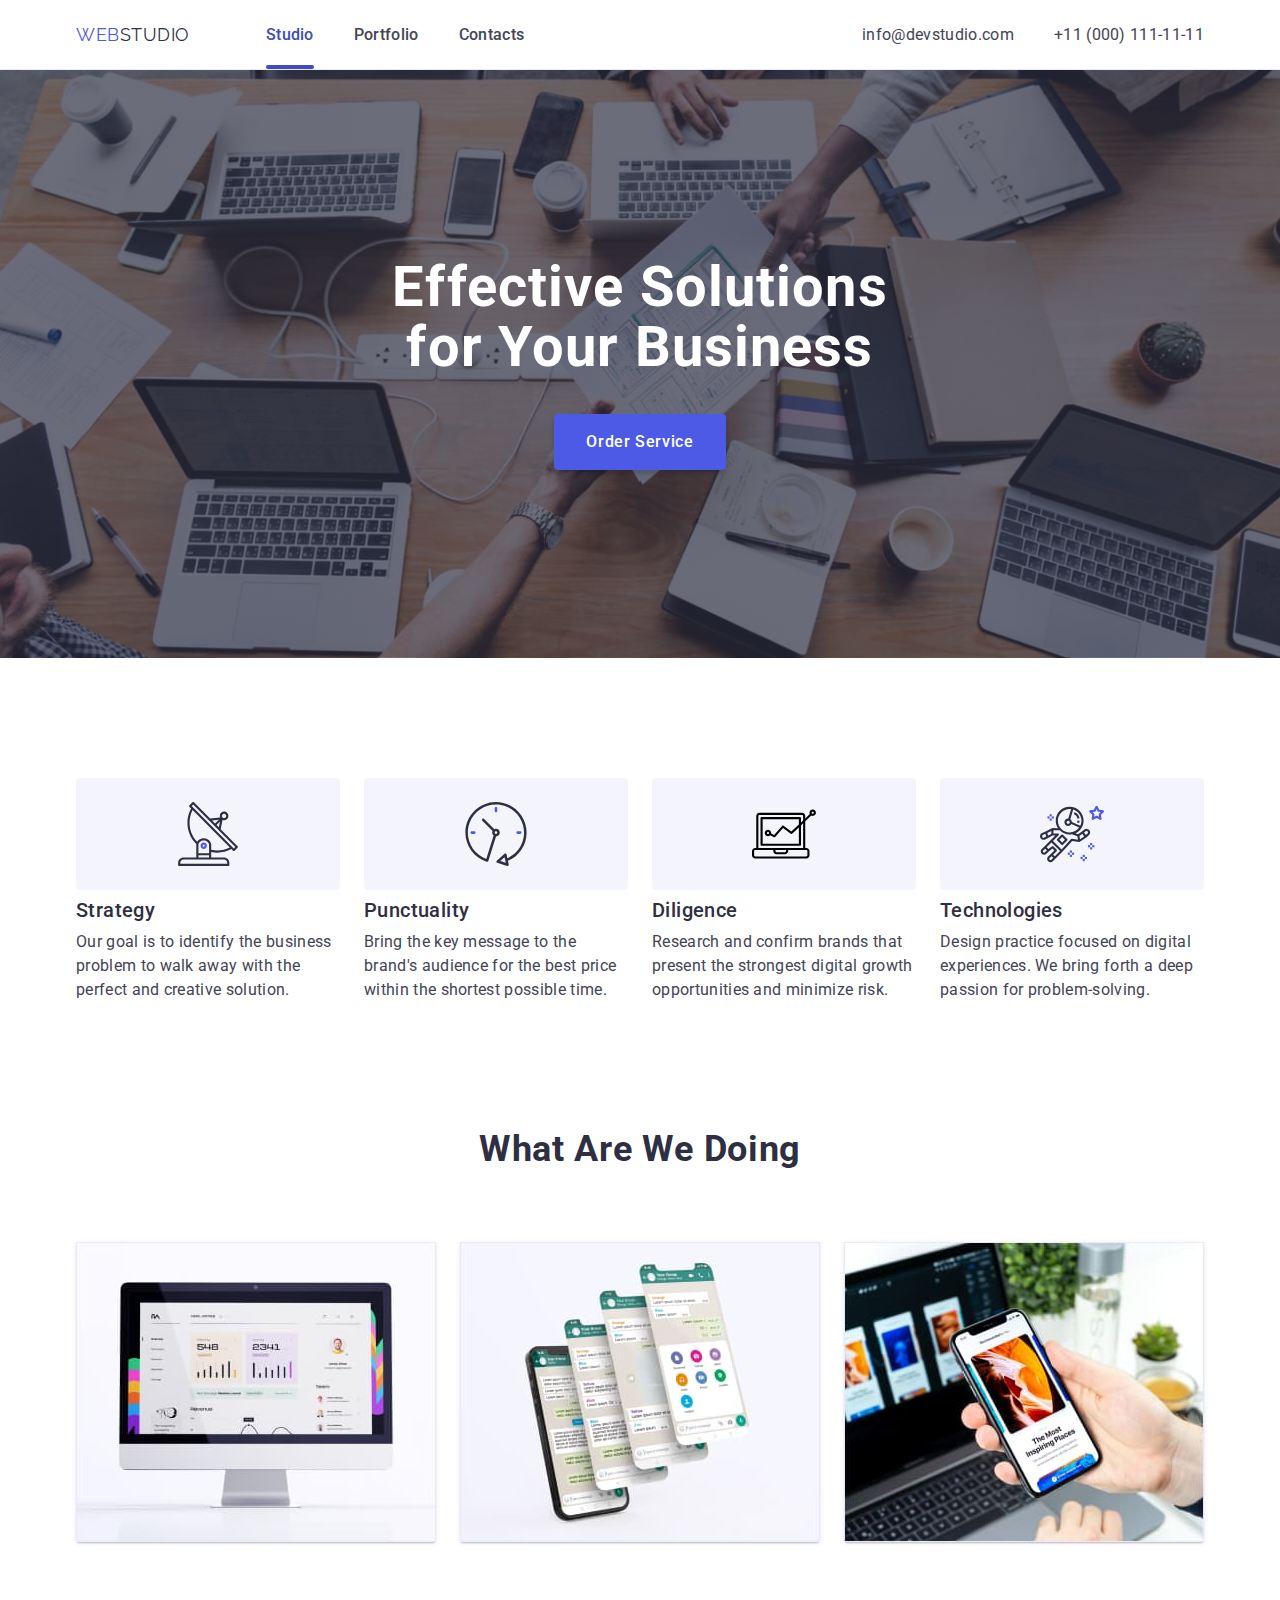
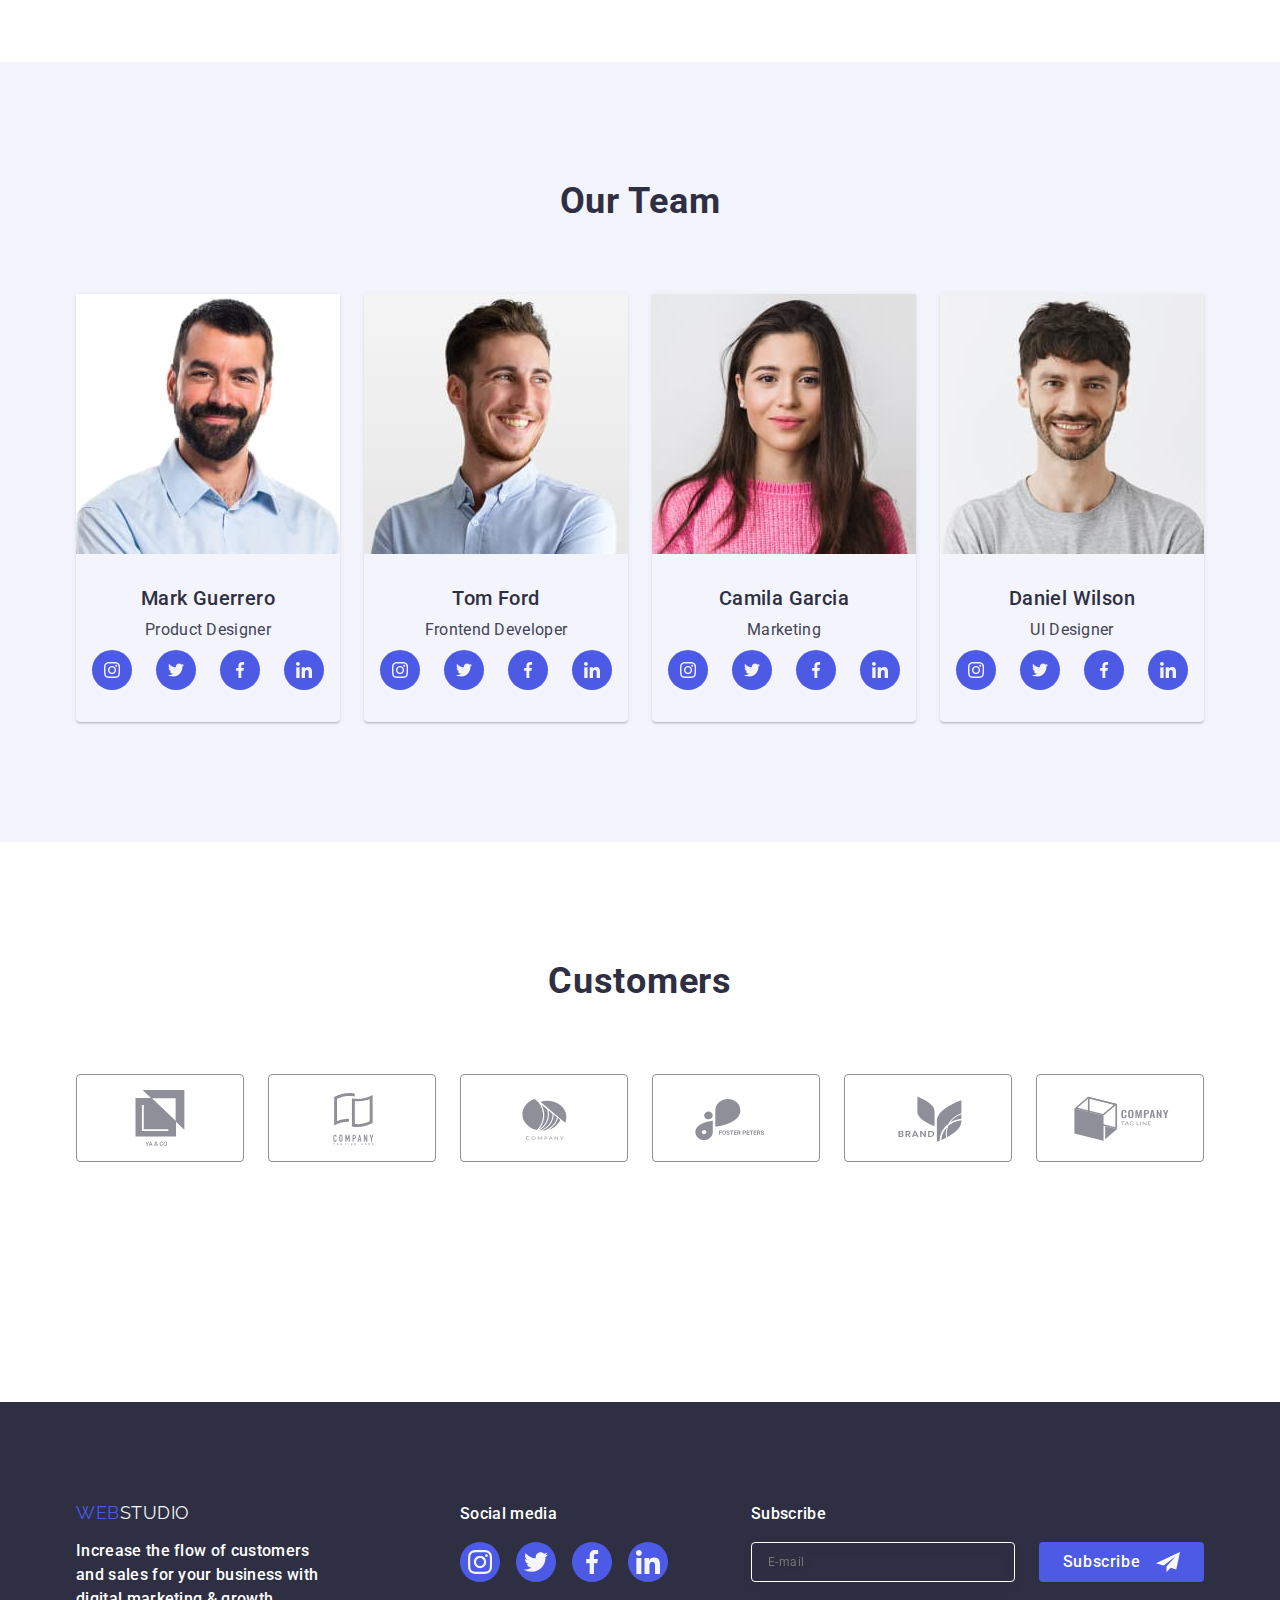
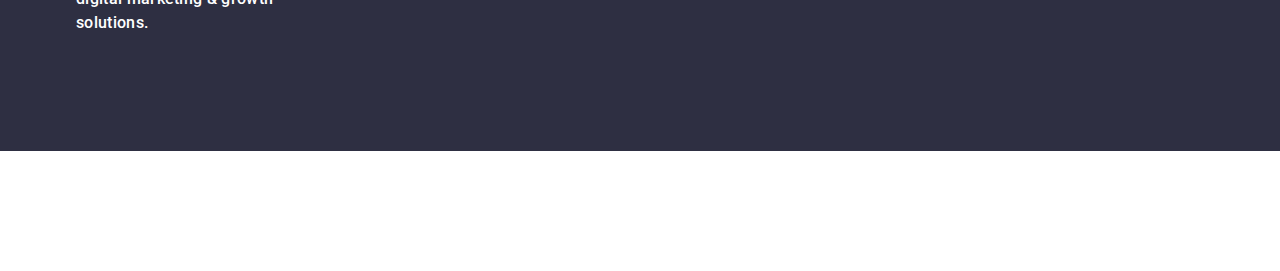
<file: index.html>
<!DOCTYPE html>
<html lang="en">

<head>
    <meta charset="UTF-8">
    <meta name="viewport" content="width=device-width, initial-scale=1.0">
    <link rel="preconnect" href="https://fonts.googleapis.com">
    <link rel="preconnect" href="https://fonts.gstatic.com" crossorigin>
    <link
        href="https://fonts.googleapis.com/css2?family=Raleway:wght@800&family=Roboto:wght@400;500;700;900&display=swap"
        rel="stylesheet">
    <link rel="stylesheet"
        href="https://cdnjs.cloudflare.com/ajax/libs/modern-normalize/2.0.0/modern-normalize.min.css">
    <link rel="stylesheet" href="./css/styles.css">
    <title>Homework4</title>
</head>

<body>
    <!-- Top line -->
    <header class="page-header">
        <div class="header-container container">
            <nav class="nav">
                <a class="logo logo-pad link" href="./index.html">Web<span class="logo-studio">Studio</span></a>
                <ul class="menu-list list">
                    <li class="menu-list-item">
                        <a class="header-link-padding active link menu-list-c" href="./index.html">Studio</a>
                    </li>

                    <li class="menu-list-item">
                        <a class="header-link-padding  link" href="./portfolio.html">Portfolio</a>
                    </li>

                    <li class="menu-list-item">
                        <a class="header-link-padding link" href="#contacts">Contacts</a>
                    </li>
                </ul>
            </nav>
            <address>
                <ul class="menu-link list">
                    <li class="menu-link-item">
                        <a class="header-link-padding link" href="mailto:info@devstudio.com">info@devstudio.com</a>
                    </li>
                    <li class="menu-link-item ">
                        <a class="header-link-padding link" href="tel:+110001111111">+11 (000) 111-11-11</a>
                    </li>
                </ul>
            </address>
        </div>
    </header>
    <main>
        <!-- Studio -->
        <section class="heroimage">
            <div class="hero-container container">
                <h1 class="hero-title">Effective Solutions for Your Business</h1>
                <button class="modal-button-image" type="button" data-modal-open>Order Service</button>
            </div>
        </section>
        <!-- Section1 -->
        <section class="advantage">
            <div class="container">
                <h2 class="hidden">Studio</h2>
                <ul class="advantage-list list">
                    <li class="advantage-item">
                        <div class="advantage-item-icon">
                            <svg width="64" height="64">
                                <use href="./images/icons.svg#icon-antenna"></use>
                            </svg>
                        </div>
                        <h3 class="advantage-item-title">Strategy</h3>
                        <p class="advantage-item-p">Our goal is to identify the business problem to walk away with the
                            perfect and creative solution.
                        </p>
                    </li>
                    <li class="advantage-item">
                        <div class="advantage-item-icon">
                            <svg width="64" height="64">
                                <use href="./images/icons.svg#icon-clock"></use>
                            </svg>
                        </div>
                        <h3 class="advantage-item-title">Punctuality</h3>
                        <p class="advantage-item-p">Bring the key message to the brand's audience for the best price
                            within
                            the shortest possible
                            time.</p>
                    </li>
                    <li class="advantage-item">
                        <div class="advantage-item-icon">
                            <svg width="64" height="64">
                                <use href="./images/icons.svg#icon-vector"></use>
                            </svg>
                        </div>
                        <h3 class="advantage-item-title">Diligence</h3>
                        <p class="advantage-item-p">Research and confirm brands that present the strongest digital
                            growth
                            opportunities and minimize
                            risk.</p>
                    </li>
                    <li class="advantage-item">
                        <div class="advantage-item-icon">
                            <svg width="64" height="64">
                                <use href="./images/icons.svg#icon-astronaut"></use>
                            </svg>
                        </div>
                        <h3 class="advantage-item-title">Technologies</h3>
                        <p class="advantage-item-p">Design practice focused on digital experiences. We bring forth a
                            deep
                            passion for
                            problem-solving.</p>
                    </li>
                </ul>
            </div>
        </section>

        <!-- Section2 -->

        <section class="production">
            <div class="production-container container">
                <h2 class="subtitile">What are we doing</h2>
                <ul class="production-list list">
                    <li class="production-item">
                        <img class="production-pic" src="./images/section2/pc.jpg" alt="PC" width="360" height="300">
                    </li>
                    <li class="production-item">
                        <img class="production-pic" src="./images/section2/phones.jpg" alt="phones" width="360"
                            height="300">
                    </li>
                    <li class="production-item">
                        <img class="production-pic" src="./images/section2/pcandphone.jpg" alt="pc and phone"
                            width="360" height="300">
                    </li>
                </ul>
            </div>
        </section>

        <!-- Section3 -->

        <section class="workers">
            <div class="workers-container container">
                <h2 class="subtitile" id="contacts">Our Team</h2>
                <ul class="workers-list list">
                    <li class="advantage-item workers-item">
                        <img class="workers-pic" src="./images/ourteam/markguerrero.jpg" alt="photo Mark Guerrero"
                            width="264" height="260">
                        <div class="advantage-item-name">
                            <h3 class="advantage-item-title">Mark Guerrero</h3>
                            <p class="advantage-item-p">Product Designer</p>
                            <ul class="social-list social-list-img list">
                                <li class="social-item">
                                    <a class="social-link" href="#">
                                        <svg class="social-icon" width="16" height="16">
                                            <use href="./images/icons.svg#icon-instagram"></use>
                                        </svg>
                                    </a>
                                </li>
                                <li class="social-item">
                                    <a class="social-link" href="#">
                                        <svg class="social-icon" width="16" height="16">
                                            <use href="./images/icons.svg#icon-twitter"></use>
                                        </svg>
                                    </a>
                                </li>
                                <li class="social-item">
                                    <a class="social-link" href="#">
                                        <svg class="social-icon" width="16" height="16">
                                            <use href="./images/icons.svg#icon-facebook"></use>
                                        </svg>
                                    </a>
                                </li>
                                <li class="social-item">
                                    <a class="social-link" href="#">
                                        <svg class="social-icon" width="16" height="16">
                                            <use href="./images/icons.svg#icon-linkedin"></use>
                                        </svg>
                                    </a>
                                </li>
                            </ul>
                        </div>

                    </li>
                    <li class="advantage-item workers-item">
                        <img class="workers-pic" src="./images/ourteam/tomford.jpg" alt="photo Tom Ford" width="264"
                            height="260">
                        <div class="advantage-item-name">
                            <h3 class="advantage-item-title">Tom Ford</h3>
                            <p class="advantage-item-p">Frontend Developer</p>
                            <ul class="social-list social-list-img list">
                                <li class="social-item">
                                    <a class="social-link" href="#">
                                        <svg class="social-icon" width="16" height="16">
                                            <use href="./images/icons.svg#icon-instagram"></use>
                                        </svg>
                                    </a>
                                </li>
                                <li class="social-item">
                                    <a class="social-link" href="#">
                                        <svg class="social-icon" width="16" height="16">
                                            <use href="./images/icons.svg#icon-twitter"></use>
                                        </svg>
                                    </a>
                                </li>
                                <li class="social-item">
                                    <a class="social-link" href="#">
                                        <svg class="social-icon" width="16" height="16">
                                            <use href="./images/icons.svg#icon-facebook"></use>
                                        </svg>
                                    </a>
                                </li>
                                <li class="social-item">
                                    <a class="social-link" href="#">
                                        <svg class="social-icon" width="16" height="16">
                                            <use href="./images/icons.svg#icon-linkedin"></use>
                                        </svg>
                                    </a>
                                </li>
                            </ul>
                        </div>

                    </li>
                    <li class="advantage-item workers-item">
                        <img class="workers-pic" src="./images/ourteam/camilagarcia.jpg" alt="photo Camila Garcia"
                            width="264" height="260">
                        <div class="advantage-item-name">
                            <h3 class="advantage-item-title">Camila Garcia</h3>
                            <p class="advantage-item-p">Marketing</p>
                            <ul class="social-list social-list-img list">
                                <li class="social-item">
                                    <a class="social-link" href="#">
                                        <svg class="social-icon" width="16" height="16">
                                            <use href="./images/icons.svg#icon-instagram"></use>
                                        </svg>
                                    </a>
                                </li>
                                <li class="social-item">
                                    <a class="social-link" href="#">
                                        <svg class="social-icon" width="16" height="16">
                                            <use href="./images/icons.svg#icon-twitter"></use>
                                        </svg>
                                    </a>
                                </li>
                                <li class="social-item">
                                    <a class="social-link" href="#">
                                        <svg class="social-icon" width="16" height="16">
                                            <use href="./images/icons.svg#icon-facebook"></use>
                                        </svg>
                                    </a>
                                </li>
                                <li class="social-item">
                                    <a class="social-link" href="#">
                                        <svg class="social-icon" width="16" height="16">
                                            <use href="./images/icons.svg#icon-linkedin"></use>
                                        </svg>
                                    </a>
                                </li>
                            </ul>
                        </div>

                    </li>
                    <li class="advantage-item workers-item">
                        <img class="workers-pic" src="./images/ourteam/danielwilson.jpg" alt="photo Daniel Wilson"
                            width="264" height="260">
                        <div class="advantage-item-name">
                            <h3 class="advantage-item-title">Daniel Wilson</h3>
                            <p class="advantage-item-p">UI Designer</p>
                            <ul class="social-list social-list-img list">
                                <li class="social-item">
                                    <a class="social-link" href="#">
                                        <svg class="social-icon" width="16" height="16">
                                            <use href="./images/icons.svg#icon-instagram"></use>
                                        </svg>
                                    </a>
                                </li>
                                <li class="social-item">
                                    <a class="social-link" href="#">
                                        <svg class="social-icon" width="16" height="16">
                                            <use href="./images/icons.svg#icon-twitter"></use>
                                        </svg>
                                    </a>
                                </li>
                                <li class="social-item">
                                    <a class="social-link" href="#">
                                        <svg class="social-icon" width="16" height="16">
                                            <use href="./images/icons.svg#icon-facebook"></use>
                                        </svg>
                                    </a>
                                </li>
                                <li class="social-item">
                                    <a class="social-link" href="#">
                                        <svg class="social-icon" width="16" height="16">
                                            <use href="./images/icons.svg#icon-linkedin"></use>
                                        </svg>
                                    </a>
                                </li>
                            </ul>
                        </div>

                    </li>
                </ul>
            </div>
        </section>
        <!-- Section 5 Costumers -->
        <section class="costumers">
            <div class="container">
                <h2 class="subtitile">Customers</h2>
                <ul class="costumers-list list">
                    <li class="costumers-item">
                        <a class="costumers-link" href="#">
                            <svg class="costumers-icon" width="104" height="56">
                                <use href="./images/icons.svg#icon-logo-1"></use>
                            </svg>
                        </a>
                    </li>
                    <li class="costumers-item">
                        <a class="costumers-link" href="#">
                            <svg class="costumers-icon" width="104" height="56">
                                <use href="./images/icons.svg#icon-logo-2"></use>
                            </svg>
                        </a>
                    </li>
                    <li class="costumers-item">
                        <a class="costumers-link" href="#">
                            <svg class="costumers-icon" width="104" height="56">
                                <use href="./images/icons.svg#icon-logo-3"></use>
                            </svg>
                        </a>
                    </li>
                    <li class="costumers-item">
                        <a class="costumers-link" href="#">
                            <svg class="costumers-icon" width="104" height="56">
                                <use href="./images/icons.svg#icon-logo-4"></use>
                            </svg>
                        </a>
                    </li>
                    <li class="costumers-item">
                        <a class="costumers-link" href="#">
                            <svg class="costumers-icon" width="104" height="56">
                                <use href="./images/icons.svg#icon-logo-5"></use>
                            </svg>
                        </a>
                    </li>
                    <li class="costumers-item">
                        <a class="costumers-link" href="#">
                            <svg class="costumers-icon" width="104" height="56">
                                <use href="./images/icons.svg#icon-logo-6"></use>
                            </svg>
                        </a>
                    </li>
                </ul>
            </div>
        </section>
    </main>
    <footer class="footer">
        <div class="footer-container container">
            <div class="footer-list">
                <a class="logo link margb" href="./index.html">Web<span class="logo-studio-dark">Studio</span>
                </a>

                <p class="background-dark-text">Increase the flow of customers and sales for your business with
                    digital
                    marketing & growth solutions.</p>
            </div>
            <div class="footer-item">
                <p class="background-dark-text margb">Social media</p>
                <ul class="social-list social-list-futer list">
                    <li class="social-item">
                        <a class="social-link " href="#">
                            <svg class="social-icon" width="24" height="24">
                                <use href="./images/icons.svg#icon-instagram"></use>
                            </svg>
                        </a>
                    </li>
                    <li class="social-item">
                        <a class="social-link " href="#">
                            <svg class="social-icon" width="24" height="24">
                                <use href="./images/icons.svg#icon-twitter"></use>
                            </svg>
                        </a>
                    </li>
                    <li class="social-item">
                        <a class="social-link " href="#">
                            <svg class="social-icon" width="24" height="24">
                                <use href="./images/icons.svg#icon-facebook"></use>
                            </svg>
                        </a>
                    </li>
                    <li class="social-item">
                        <a class="social-link " href="#">
                            <svg class="social-icon" width="24" height="24">
                                <use href="./images/icons.svg#icon-linkedin"></use>
                            </svg>
                        </a>
                    </li>
                </ul>
            </div>
            <div class="footer-subs">
                <p class="background-dark-text margb">Subscribe</p>
                <form class="footer-form">
                    <label class="footer-form-label">
                        <input name="email" type="email" placeholder="E-mail" class="label-input">
                    </label>
                    <button class="footer-form-buttom" type="submit">Subscribe
                        <svg class="footer-form-buttom-svg" width="24" height="24">
                            <use href="./images/icons.svg#frame-plane"></use>
                        </svg>
                    </button>
                </form>
            </div>
        </div>
    </footer>
    <div class="backdrop is-hidden" data-modal>
        <div class="modal">
            <button type="button" class="modal-window-close-btn" data-modal-close>
                <svg class="modal-window-close-btn-img" width="8" height="8">
                    <use href="./images/icons.svg#close-black"></use>
                </svg>
            </button>
            <p class="review-form-description">Leave your contacts and we will call you back</p>
            <form class="review-form">
                <div class="review-form-sectoin">
                    <label class="review-form-field" for="user-name">Name</label>
                    <div class="review-form-input-wrapper">
                        <input class="review-form-input" type="text" name="user-name" id="user-name">
                        <svg class="review-form-field-icon" width="18" height="24">
                            <use href="./images/icons.svg#vector-1"></use>
                        </svg>
                    </div>
                </div>
                <div class="review-form-sectoin">
                    <label class="review-form-field" for="user-phone">Phone</label>
                    <div class="review-form-input-wrapper">
                        <input class="review-form-input" type="tel" name="user-phone" id="user-phone">
                        <svg class="review-form-field-icon" width="18" height="24">
                            <use href="./images/icons.svg#vector-2"></use>
                        </svg>
                    </div>
                </div>
                <div class="review-form-sectoin">
                    <label class="review-form-field" for="user-email">Email</label>
                    <div class="review-form-input-wrapper">
                        <input class="review-form-input" type="email" name="user-email" id="user-email">
                        <svg class="review-form-field-icon" width="18" height="24">
                            <use href="./images/icons.svg#vector-3"></use>
                        </svg>
                    </div>
                </div>
                <div class="margb review-form-sectoin">
                    <label class="review-form-field" for="user-comment">Comment</label>
                    <textarea class="review-form-message" name="user-comment" placeholder="Text input"
                        id="user-comment"></textarea>
                </div>
                <div class="margbt review-form-sectoin">
                    <input class="review-form-checkbox-policy visually-hidden" type="checkbox" name="user-privacy"
                        value="true" id="user-privacy">
                    <label class="reviev-form-field-policy" for="user-privacy">
                        <span class="reviev-accent-colors">
                            <svg class="review-form-own-checkbox" width="10" height="8" aria-label="checkbox">
                                <use class="review-form-own-checkbox-icon" href="./images/icons.svg#checkmark"></use>
                            </svg>
                        </span>
                        I accept the terms and conditions of the&nbsp;<a class="review-form-ppolice link"
                            href="">Privacy
                            Policy</a>
                    </label>
                </div>
                <button class="review-form-submit-btn" type="submit">Send</button>
            </form>

        </div>
    </div>
    <script src="./js/modal.js"></script>
</body>

</html>
</file>
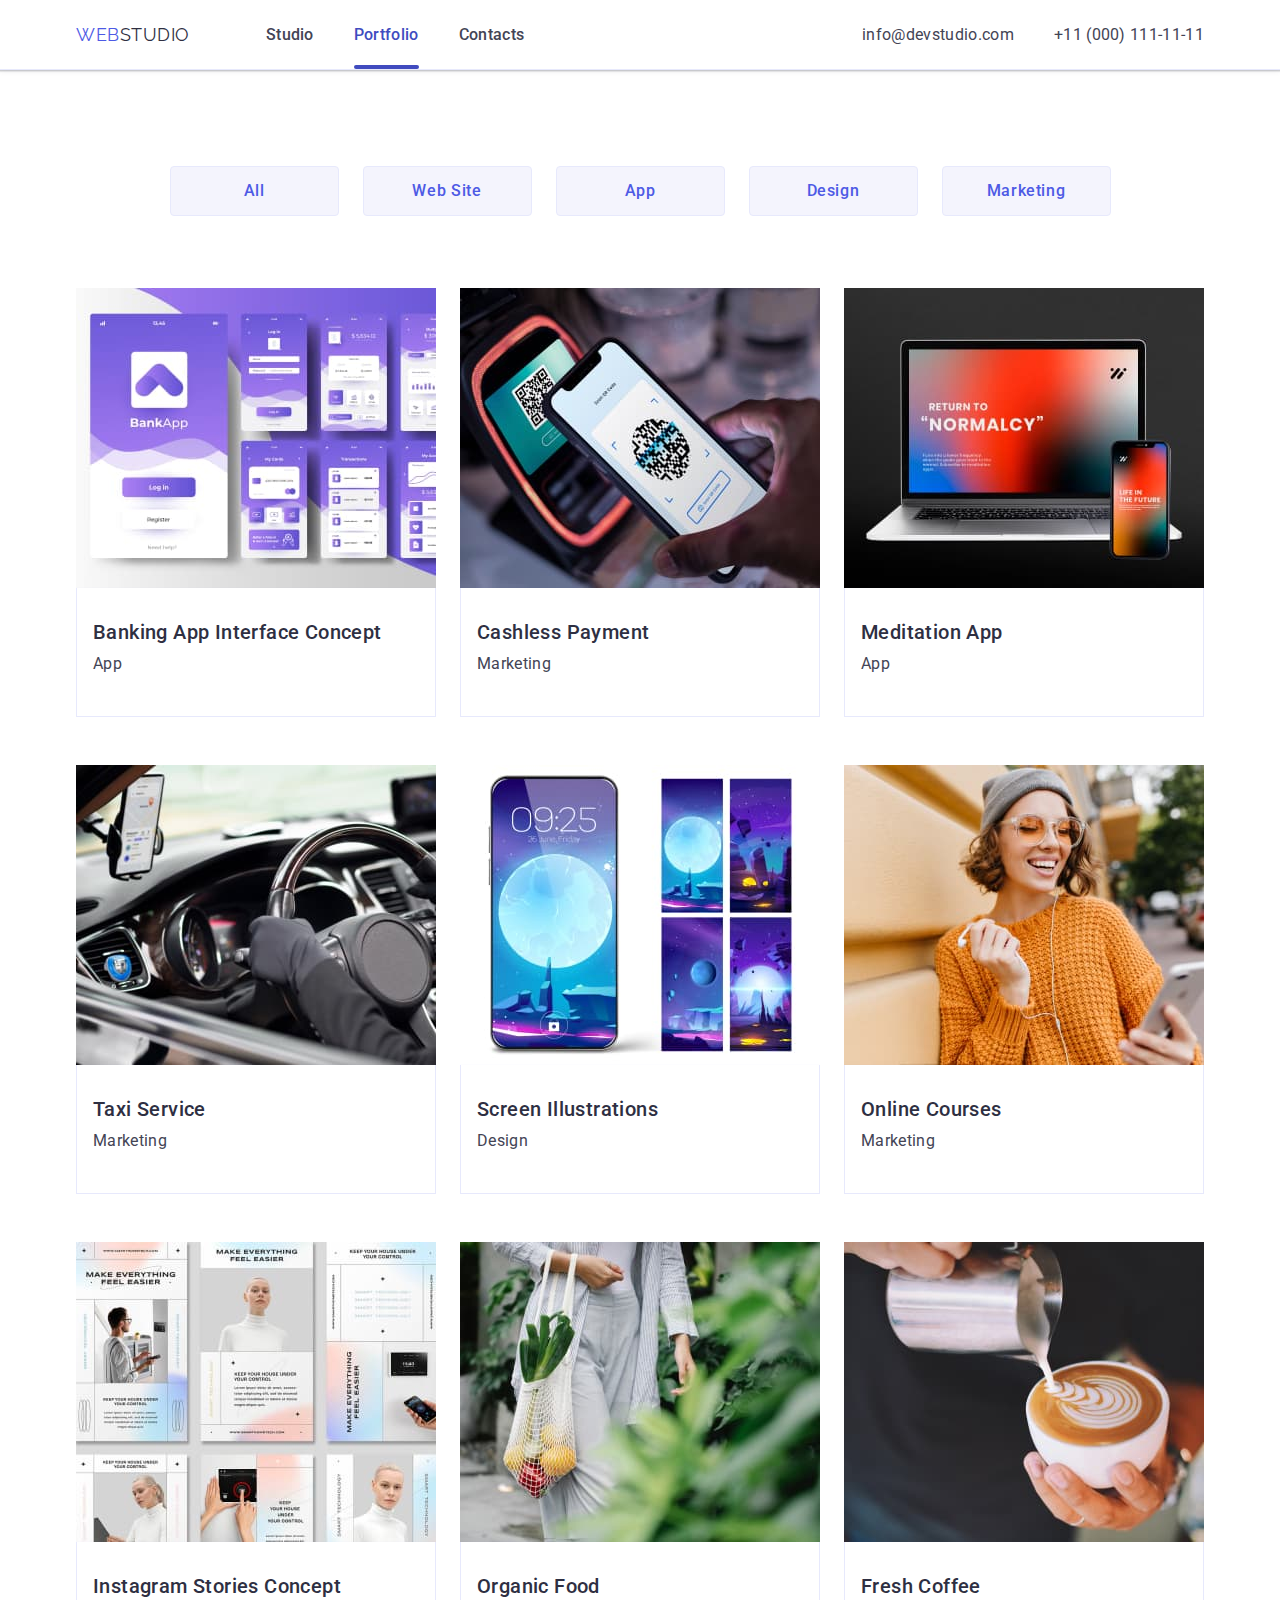
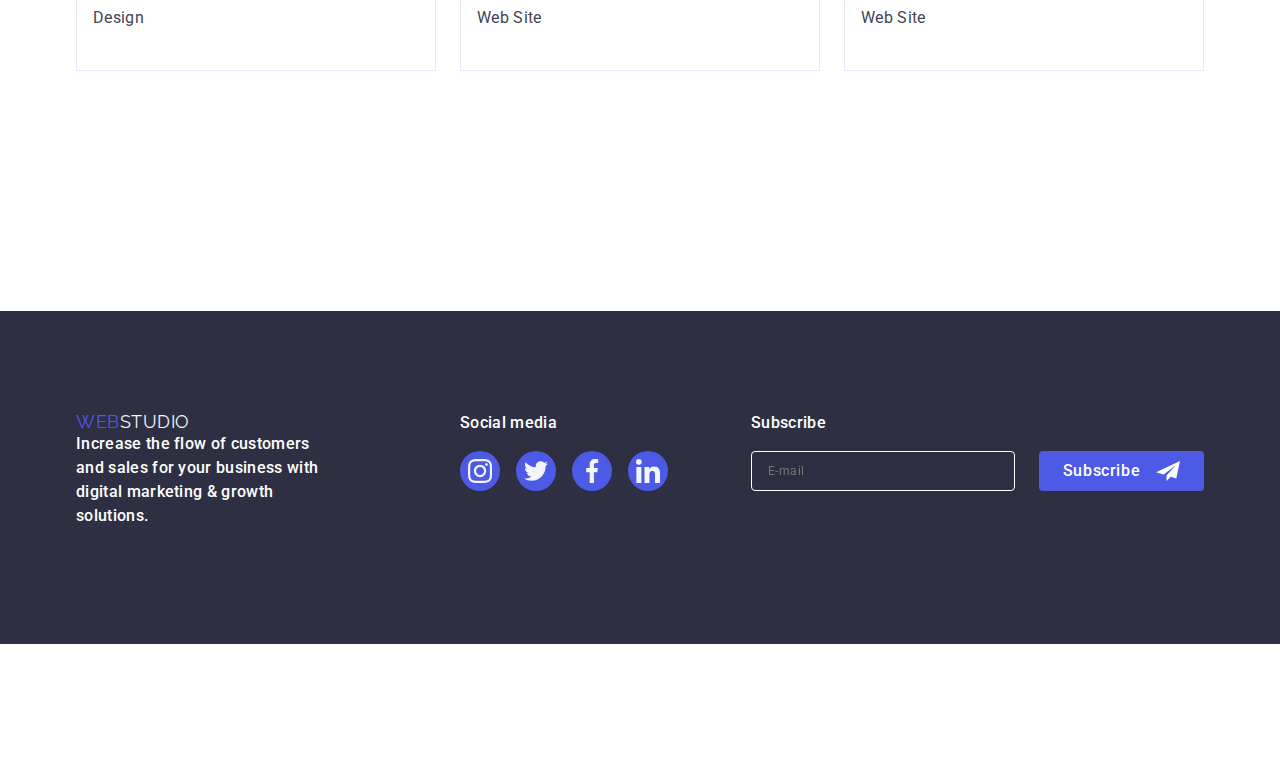
<file: portfolio.html>
<!DOCTYPE html>
<html lang="en">

<head>
    <meta charset="UTF-8">
    <meta name="viewport" content="width=device-width, initial-scale=1.0">
    <link rel="preconnect" href="https://fonts.googleapis.com">
    <link rel="preconnect" href="https://fonts.gstatic.com" crossorigin>
    <link
        href="https://fonts.googleapis.com/css2?family=Raleway:wght@800&family=Roboto:wght@400;500;700;900&display=swap"
        rel="stylesheet">
    <link rel="stylesheet"
        href="https://cdnjs.cloudflare.com/ajax/libs/modern-normalize/2.0.0/modern-normalize.min.css">
    <link rel="stylesheet" href="./css/styles.css">
    <title>Homework4</title>
</head>

<body>
    <header class="page-header">
        <div class="header-container container">
            <nav class="nav">
                <a class="logo logo-pad link" href="./index.html">Web<span class="logo-studio">Studio</span></a>
                <ul class="menu-list list">
                    <li class="menu-list-item">
                        <a class="header-link-padding link" href="./index.html">Studio</a>
                    </li>

                    <li class="menu-list-item">
                        <a class="header-link-padding active link menu-list-c link"
                            href="./portfolio.html">Portfolio</a>
                    </li>

                    <li class="menu-list-item">
                        <a class="header-link-padding link" href="#contacts">Contacts</a>
                    </li>
                </ul>
            </nav>
            <address>
                <ul class="menu-link list">
                    <li class="menu-link-item">
                        <a class="header-link-padding link" href="mailto:info@devstudio.com">info@devstudio.com</a>
                    </li>
                    <li class="menu-link-item ">
                        <a class="header-link-padding link" href="tel:+110001111111">+11 (000) 111-11-11</a>
                    </li>
                </ul>
            </address>
        </div>
    </header>
    <main>
        <section class="portfolio">
            <div class="container">
                <h1 class="hidden">Portfolio</h1>
                <ul class="button-menu list">
                    <li class="button-item">
                        <button class="modal-button" type="button" data-modal-open>All</button>
                    </li>
                    <li>
                        <button class="modal-button" type="button" data-modal-open>Web Site</button>
                    </li>
                    <li>
                        <button class="modal-button" type="button" data-modal-open>App</button>
                    </li>
                    <li>
                        <button class="modal-button" type="button" data-modal-open>Design</button>
                    </li>
                    <li>
                        <button class="modal-button" type="button" data-modal-open>Marketing</button>
                    </li>
                </ul>
                <ul class="gallery list">
                    <li class="gallery-item">
                        <a class="gallery-link link" href="link">
                            <div class="gallery-item-pic">
                                <img class="gallery-pic" src="./images/portfolio/banking-upp.jpg"
                                    alt="Banking App Interface Concept" width="360" height="300">
                                <p class="gallery-pic-backtext">14 Stylish and User-Friendly App Design Concepts · Task
                                    Manager App · Calorie Tracker App
                                    · Exotic Fruit Ecommerce App ·
                                    Cloud Storage App</p>
                            </div>
                            <div class="gallery-content">
                                <h2 class="advantage-item-title">Banking App Interface Concept</h2>
                                <p class="advantage-item-p">App</p>
                            </div>
                        </a>
                    </li>
                    <li class="gallery-item">
                        <a class="gallery-link link" href="linkas">
                            <div class="gallery-item-pic">
                                <img class="gallery-pic" src="./images/portfolio/cashless-payment.jpg"
                                    alt="Cashless Payment" width="360" height="300">
                                <p class="gallery-pic-backtext">14 Stylish and User-Friendly App Design Concepts · Task
                                    Manager App · Calorie Tracker App
                                    · Exotic Fruit Ecommerce App ·
                                    Cloud Storage App</p>
                            </div>
                            <div class="gallery-content">
                                <h2 class="advantage-item-title">Cashless Payment</h2>
                                <p class="advantage-item-p">Marketing</p>
                            </div>
                        </a>
                    </li>
                    <li class="gallery-item">
                        <a class="gallery-link link" href="linksa">
                            <div class="gallery-item-pic">
                                <img class="gallery-pic" src="./images/portfolio/maditation-app.jpg"
                                    alt="Meditation App" width="360" height="300">
                                <p class="gallery-pic-backtext">14 Stylish and User-Friendly App Design Concepts · Task
                                    Manager App · Calorie Tracker App
                                    · Exotic Fruit Ecommerce App ·
                                    Cloud Storage App</p>
                            </div>
                            <div class="gallery-content">
                                <h2 class="advantage-item-title">Meditation App</h2>
                                <p class="advantage-item-p">App</p>
                            </div>
                        </a>
                    </li>
                    <li class="gallery-item">
                        <a class="gallery-link link" href="linksq">
                            <div class="gallery-item-pic">
                                <img class=" gallery-pic" src="./images/portfolio/taxy-servise.jpg" alt="Taxi Service"
                                    width="360" height="300">
                                <p class="gallery-pic-backtext">14 Stylish and User-Friendly App Design Concepts · Task
                                    Manager App · Calorie Tracker App
                                    · Exotic Fruit Ecommerce App ·
                                    Cloud Storage App</p>
                            </div>
                            <div class="gallery-content">
                                <h2 class="advantage-item-title">Taxi Service</h2>
                                <p class="advantage-item-p">Marketing</p>
                            </div>
                        </a>
                    </li>
                    <li class="gallery-item">
                        <a class="gallery-link link" href="linkqs">
                            <div class="gallery-item-pic">
                                <img class="gallery-pic" src="./images/portfolio/screen-illustration.jpg"
                                    alt="Screen Illustrations" width="360" height="300">
                                <p class="gallery-pic-backtext">14 Stylish and User-Friendly App Design Concepts · Task
                                    Manager App · Calorie Tracker App
                                    · Exotic Fruit Ecommerce App ·
                                    Cloud Storage App</p>
                            </div>
                            <div class="gallery-content">
                                <h2 class="advantage-item-title">Screen Illustrations</h2>
                                <p class="advantage-item-p">Design</p>
                            </div>
                        </a>
                    </li>
                    <li class="gallery-item">
                        <a class="gallery-link link" href="linkqw">
                            <div class="gallery-item-pic">
                                <img class="gallery-pic" src="./images/portfolio/online-courses.jpg"
                                    alt="Online Courses" width="360" height="300">
                                <p class="gallery-pic-backtext">14 Stylish and User-Friendly App Design Concepts · Task
                                    Manager App · Calorie Tracker App
                                    · Exotic Fruit Ecommerce App ·
                                    Cloud Storage App</p>
                            </div>
                            <div class="gallery-content">
                                <h2 class="advantage-item-title">Online Courses</h2>
                                <p class="advantage-item-p">Marketing</p>
                            </div>
                        </a>
                    </li>
                    <li class="gallery-item">
                        <a class="gallery-link link" href="linkwq">
                            <div class="gallery-item-pic">
                                <img class=" gallery-pic" src="./images/portfolio/instagram-stories-concept.jpg"
                                    alt="Instagram Stories Concept" width="360" height="300">
                                <p class="gallery-pic-backtext">14 Stylish and User-Friendly App Design Concepts · Task
                                    Manager App · Calorie Tracker App
                                    · Exotic Fruit Ecommerce App ·
                                    Cloud Storage App</p>
                            </div>
                            <div class="gallery-content">
                                <h2 class="advantage-item-title">Instagram Stories Concept</h2>
                                <p class="advantage-item-p">Design</p>
                            </div>
                        </a>
                    </li>
                    <li class="gallery-item">
                        <a class="gallery-link link" href="linkda">
                            <div class="gallery-item-pic">
                                <img class="gallery-pic" src="./images/portfolio/organic-food.jpg" alt="Organic Food"
                                    width="360" height="300">
                                <p class="gallery-pic-backtext">14 Stylish and User-Friendly App Design Concepts · Task
                                    Manager App · Calorie Tracker App
                                    · Exotic Fruit Ecommerce App ·
                                    Cloud Storage App</p>
                            </div>
                            <div class="gallery-content">
                                <h2 class="advantage-item-title">Organic Food</h2>
                                <p class="advantage-item-p">Web Site</p>
                            </div>
                        </a>
                    </li>
                    <li class="gallery-item">
                        <a class="gallery-link link" href="linkad">
                            <div class="gallery-item-pic">
                                <img class="gallery-pic" src="./images/portfolio/fresh-coffee.jpg" alt="Fresh Coffee"
                                    width="360" height="300">
                                <p class="gallery-pic-backtext">14 Stylish and User-Friendly App Design Concepts · Task
                                    Manager App · Calorie Tracker App
                                    · Exotic Fruit Ecommerce App ·
                                    Cloud Storage App</p>
                            </div>
                            <div class="gallery-content">
                                <h2 class="advantage-item-title">Fresh Coffee</h2>
                                <p class="advantage-item-p">Web Site</p>
                            </div>
                        </a>
                    </li>
                </ul>
            </div>
        </section>
    </main>
    <footer class="footer">
        <div class="footer-container container">
            <div class="footer-list">
                <a class="logo link marg" href="./index.html">Web<span class="logo-studio-dark">Studio</span>
                </a>

                <p class="background-dark-text">Increase the flow of customers and sales for your business with
                    digital
                    marketing & growth solutions.</p>
            </div>
            <div class="footer-item">
                <p class="background-dark-text marg">Social media</p>
                <ul class="social-list social-list-futer list">
                    <li class="social-item">
                        <a class="social-link " href="#">
                            <svg class="social-icon" width="24" height="24">
                                <use href="./images/icons.svg#icon-instagram"></use>
                            </svg>
                        </a>
                    </li>
                    <li class="social-item">
                        <a class="social-link " href="#">
                            <svg class="social-icon" width="24" height="24">
                                <use href="./images/icons.svg#icon-twitter"></use>
                            </svg>
                        </a>
                    </li>
                    <li class="social-item">
                        <a class="social-link " href="#">
                            <svg class="social-icon" width="24" height="24">
                                <use href="./images/icons.svg#icon-facebook"></use>
                            </svg>
                        </a>
                    </li>
                    <li class="social-item">
                        <a class="social-link " href="#">
                            <svg class="social-icon" width="24" height="24">
                                <use href="./images/icons.svg#icon-linkedin"></use>
                            </svg>
                        </a>
                    </li>
                </ul>
            </div>
            <div class="footer-subs">
                <p class="background-dark-text marg">Subscribe</p>
                <form class="footer-form">
                    <label class="footer-form-label">
                        <input name="email" type="email" placeholder="E-mail" class="label-input">
                    </label>
                    <button class="footer-form-buttom" type="submit">Subscribe
                        <svg class="footer-form-buttom-svg" width="24" height="24">
                            <use href="./images/icons.svg#frame-plane"></use>
                        </svg>
                    </button>
                </form>
            </div>
        </div>
    </footer>
    <script src="./js/modal.js"></script>
</body>

</html>
</file>
<file: css/styles.css>
:root {
  --primary-font: 'Roboto', sans-serif;
  --secondary-font: 'Raleway', sans-serif;
  --modal-background: #fcfcfc;
  --header-team-card-background: #ffffff;
  --hero-image-background: #2e2f42;
  --light-mode-backgrounds: #f4f4fd;
  --accent-hairlines-subtle-backgrounds: #e7e9fc;
  --body-text-slate: #434455;
  --body-text-light-slate: #8e8f99;
  --valid-success: #31d0aa;
  --dark-overlays-shadows-headings: #2e2f42;
  --pressed-state-cta: #404bbf;
  --cta-focused-active-links: #4d5ae5;
  --column-indent: 24px;
  --column-items: 3;
  --timing-function: cubic-bezier(0.4, 0, 0.2, 1);
  --timing-duration: 250ms;
}

body {
  font-family: var(--primary-font);
  font-weight: 400;
  font-size: 16px;
  line-height: 1.5;
  letter-spacing: 0.02em;
  color: var(--body-text-slate);
  background-color: var(--header-team-card-background);
}

h1,
h2,
h3,
h4,
h5,
h6,
p {
  margin: 0;
}

img {
  display: block;
  max-width: 100%;
  height: auto;
}

ul,
ol {
  margin: 0;
  padding: 0;
}

button {
  cursor: pointer;
  border: none;
}

.list {
  list-style: none;
}

.link {
  text-decoration: none;
  font-style: normal;
}

.container {
  width: 1158px;
  margin-left: auto;
  margin-right: auto;
  padding-left: 15px;
  padding-right: 15px;
}

.main-container {
  display: flex;
  flex-direction: column;
  flex-wrap: wrap;
  column-gap: 120px;
}

/* ==========HEADER========== */
.page-header {
  display: flex;
  justify-content: space-between;
  border-bottom: 1px solid var(--accent-hairlines-subtle-backgrounds);
  box-shadow: 0px 2px 1px rgba(46, 47, 66, 0.08),
    0px 1px 1px rgba(46, 47, 66, 0.16), 0px 1px 6px rgba(46, 47, 66, 0.08);
}

.header-container {
  display: flex;
  justify-content: space-between;
  align-items: center;
}

.nav {
  display: flex;
  justify-content: space-between;
  align-items: center;
}

.logo {
  display: inline-block;
  align-items: center;
  margin-right: 76px;
  font-family: var(--secondary-font);
  font-size: 18px;
  line-height: 1.17;
  letter-spacing: 0.03em;
  text-transform: uppercase;
  color: var(--cta-focused-active-links);
}

.logo-pad {
  padding: 24px 0;
}

.logo-studio {
  color: var(--dark-overlays-shadows-headings);
}

.logo-studio-dark {
  color: var(--light-mode-backgrounds);
}

.menu-list {
  display: flex;
  gap: 40px;
}

.menu-list-item {
  font-weight: 500;
}

.menu-list-item > .menu-list-c {
  color: var(--pressed-state-cta);
}

.menu-link-item {
  font-weight: 400;
}

.header-link-padding {
  padding-top: 24px;
  padding-bottom: 24px;
  transition-property: color;
  transition-duration: var(--timing-duration);
  transition-timing-function: var(--timing-function);
  font-size: 16px;
  line-height: 1.5;
  letter-spacing: 0.02em;
  color: var(--body-text-slate);
}

.active {
  position: relative;
}

.active::after {
  position: absolute;
  bottom: -1px;
  left: 0;

  display: block;
  content: '';
  width: 100%;
  height: 4px;
  border-radius: 2px;
  background-color: var(--pressed-state-cta);
}

.menu-link {
  display: flex;
  flex-wrap: wrap;
  gap: 40px;
}

.header-link-padding:hover,
.header-link-padding:focus,
.active:hover,
.active:focus {
  color: var(--pressed-state-cta);
}

/* ==========/HEADER========== */

/* ==========Hero section========== */

.heroimage {
  max-width: 1440px;
  margin-left: auto;
  margin-right: auto;
  padding-top: 188px;
  padding-bottom: 188px;
  background-color: var(--hero-image-background);
  background-image: linear-gradient(
      rgba(46, 47, 66, 0.7),
      rgba(46, 47, 66, 0.7)
    ),
    url(../images/people-office.jpg);
  background-repeat: no-repeat;
  background-size: cover;
  background-position: center;
}

.hero-container {
  display: flex;
  flex-direction: column;
  align-items: center;
}
.hero-title {
  max-width: 496px;
  margin-bottom: 36px;
  font-weight: 700;
  font-size: 56px;
  line-height: 1.07;
  text-align: center;
  letter-spacing: 0.02em;

  color: var(--header-team-card-background);
}

/* ==========BUTTON MENU========== */

.modal-button-image {
  transition-property: background-color;
  transition-duration: var(--timing-duration);
  transition-timing-function: var(--timing-function);
  outline: transparent;
  outline-offset: 2px;

  min-width: 169px;
  padding: 16px 32px;
  border-radius: 4px;
  box-shadow: 0px 4px 4px 0px rgba(0, 0, 0, 0.15);
  font-family: inherit;
  font-style: normal;
  font-weight: 500;
  font-size: 16px;
  line-height: 1.5;
  letter-spacing: 0.04em;

  color: var(--header-team-card-background);
  background-color: var(--cta-focused-active-links);
}

.modal-button-image:hover,
.modal-button-image:focus {
  background-color: var(--pressed-state-cta);
}

.modal-button {
  min-width: 169px;
  padding: 12px 24px;
  font-family: inherit;
  font-style: normal;
  font-weight: 500;
  font-size: 16px;
  line-height: 1.5;
  letter-spacing: 0.04em;
  outline: transparent;
  outline-offset: 2px;
  border-radius: 4px;
  border: 1px solid var(--accent-hairlines-subtle-backgrounds);
  background-color: var(--light-mode-backgrounds);
  color: var(--cta-focused-active-links);
  transition: color var(--timing-duration) var(--timing-function),
    background-color var(--timing-duration) var(--timing-function),
    border-color var(--timing-duration) var(--timing-function),
    box-shadow var(--timing-duration) var(--timing-function);
}

.modal-button:hover,
.modal-button:focus {
  border: 1px solid transparent;
  background-color: var(--pressed-state-cta);
  color: var(--header-team-card-background);
}
.modal-button:hover {
  box-shadow: 0px 3px 1px rgba(0, 0, 0, 0.1), 0px 2px 1px rgba(0, 0, 0, 0.08),
    0px 2px 2px rgba(0, 0, 0, 0.12);
}

.modal-button:focus {
  box-shadow: 0px 3px 1px rgba(0, 0, 0, 0.1), 0px 2px 1px rgba(0, 0, 0, 0.08),
    0px 2px 2px rgba(0, 0, 0, 0.12);
}
/* ==========/BUTTON MENU========== */

/* ==========SECTION 1========== */

.advantage {
  padding: 120px 0;
}

.advantage-list {
  display: flex;
  gap: 24px;
}

.advantage-item {
  width: calc((100% - 72px) / 4);
  transition-property: background-color;
  transition-duration: var(--timing-duration);
  transition-timing-function: var(--timing-function);
  background-color: var(--header-team-card-background);
}

.advantage-item-name {
  padding: 32px 0;
}

.advantage-item-title {
  margin-bottom: 8px;
  font-weight: 500;
  font-size: 20px;
  line-height: 1.2;
  letter-spacing: 0.02em;
  color: var(--dark-overlays-shadows-headings);
}

.advantage-item-p {
  margin-bottom: 8px;
  color: var(--body-text-slate);
}

.advantage-item-icon {
  display: flex;
  justify-content: center;
  align-items: center;
  height: 112px;
  margin-bottom: 8px;
  border-radius: 4px;
  background-color: var(--light-mode-backgrounds);
}

.social-list {
  display: flex;
  justify-content: center;
}

.social-list-img {
  gap: 24px;
}
.social-list-futer {
  gap: 16px;
}

.social-item {
  width: 40px;
  height: 40px;
}

.social-link {
  display: flex;
  justify-content: center;
  align-items: center;
  width: 100%;
  height: 100%;
  border-radius: 50%;
  transition-property: background-color;
  transition-duration: var(--timing-duration);
  transition-timing-function: var(--timing-function);
  background-color: var(--cta-focused-active-links);
}

.social-icon {
  fill: var(--light-mode-backgrounds);
}

.social-list-img .social-link:hover,
.social-list-img .social-link:focus {
  background-color: var(--pressed-state-cta);
}

.social-list-futer .social-link:hover,
.social-list-futer .social-link:focus {
  background-color: var(--valid-success);
}
/* ==========Production========== */

.production {
  padding-bottom: 120px;
}
.production-container {
  display: flex;
  flex-direction: column;
  align-items: center;
}
.production-list {
  display: flex;
  justify-content: space-between;
  gap: 24px;
}

.production-item {
  box-shadow: 0px 1px 6px rgba(46, 47, 66, 0.08),
    0px 1px 1px rgba(46, 47, 66, 0.16), 0px 2px 1px rgba(46, 47, 66, 0.08);
  border-radius: 0 0 4px 4px;
}

/* ==========/Production========== */

/* ==========Workers========== */

.workers {
  padding-top: 120px;
  padding-bottom: 120px;
  background-color: var(--light-mode-backgrounds);
}

.workers-container {
  display: flex;
  flex-direction: column;
  flex-wrap: wrap;
}

.workers-list {
  display: flex;
  gap: 24px;
}

.workers-item {
  text-align: center;
  text-transform: capitalize;
  border-radius: 0 0 4px 4px;
  box-shadow: 0px 1px 6px rgba(46, 47, 66, 0.08),
    0px 1px 1px rgba(46, 47, 66, 0.16), 0px 2px 1px rgba(46, 47, 66, 0.08);
  background-color: var(--light-mode-backgrounds);
}

/* ==========/Workers========== */

/* ==========Custumers========== */
.costumers {
  padding-top: 120px;
  padding-bottom: 120px;
}

.costumers-list {
  display: flex;
  justify-content: center;
  gap: 24px;
}

.costumers-item {
  width: 168px;
  height: 88px;
}

.costumers-link {
  display: flex;
  justify-content: center;
  align-items: center;
  width: 100%;
  height: 100%;
  transition: color var(--timing-duration) var(--timing-function),
    border-color var(--timing-duration) var(--timing-function);
  border-radius: 4px;
  border: 1px solid var(--body-text-light-slate);
  color: var(--body-text-light-slate);
  outline: transparent;
  outline-offset: 2px;
}

.costumers-icon {
  fill: currentColor;
}

.costumers-link:focus,
.costumers-link:hover {
  border-color: (var(--pressed-state-cta));
  color: var(--pressed-state-cta);
}

/* ==========/Custumers========== */

/* ==========Portfolio========== */

.portfolio {
  padding-top: 96px;
  padding-bottom: 120px;
}

.button-menu {
  display: flex;
  justify-content: center;
  gap: 24px;
  margin-bottom: 72px;
}

.gallery {
  display: flex;
  flex-wrap: wrap;
  gap: 48px 24px;
}

.gallery-item {
  flex-basis: calc(
    (100% - var(--column-indent) * calc(var(--column-items) - 1)) /
      var(--column-items)
  );
}

.gallery-link {
  display: block;
  transition: box-shadow var(--timing-duration) var(--timing-function);
}

.gallery-link:hover,
.gallery-link:focus {
  box-shadow: 0px 1px 6px rgba(46, 47, 66, 0.08),
    0px 1px 1px rgba(46, 47, 66, 0.16), 0px 2px 1px rgba(46, 47, 66, 0.08);
}

.gallery-item-pic {
  position: relative;
  overflow: hidden;
}

.gallery-pic-backtext {
  position: absolute;

  top: 0;
  left: 0;
  transform: translateY(100%);
  transition: transform var(--timing-duration) var(--timing-function);
  height: 100%;
  padding: 40px 32px;
  color: var(--light-mode-backgrounds);

  background-color: var(--cta-focused-active-links);
}

.gallery-link:hover .gallery-pic-backtext,
.gallery-link:focus .gallery-pic-backtext {
  transform: translateY(0%);
}

.gallery-content {
  padding: 32px 16px;
  border: 1px solid var(--accent-hairlines-subtle-backgrounds);
  border-top: none;
}

/* ==========/Portfolio Images========== */

/* ==========FOOTER========== */

.footer {
  background-color: var(--dark-overlays-shadows-headings);
}
.footer-container {
  display: flex;
  flex-wrap: wrap;
  align-items: baseline;
  margin-top: 120px;
  margin-bottom: 120px;

  padding-top: 100px;
  padding-bottom: 100px;
}
.footer-list {
  display: flex;
  justify-content: flex-start;
  flex-direction: column;
  margin-right: 120px;
}

.footer-subs {
  display: flex;
  flex-direction: column;
  margin-left: auto;
}

.background-dark-text {
  margin-bottom: 16px;
  max-width: 264px;
  font-weight: 500;
  font-size: 16px;
  line-height: 1.5;
  letter-spacing: 0.02em;
  color: var(--header-team-card-background);
}

.footer-form-buttom {
  min-width: 165px;
  height: 40px;
  display: flex;
  justify-content: center;
  align-items: center;
  font-family: var(--primary-font);
  font-size: 16px;
  font-weight: 500;
  line-height: 1.5;
  letter-spacing: 0.04em;
  color: var(--header-team-card-background);
  background-color: var(--cta-focused-active-links);
  fill: var(--modal-background);
  border: none;
  border-radius: 4px;
}

.footer-form-buttom-svg {
  margin-left: 16px;
}

.footer-form {
  display: flex;
  gap: 24px;
}

.footer-form-label {
  display: flex;
}
.label-input {
  width: 264px;
  height: 40px;
  border: 1px solid #ffffff;
  background-color: transparent;
  font-size: 12px;
  line-height: 1.5;
  letter-spacing: 0.04em;
  padding-left: 16px;
  filter: drop-shadow(0px 4px 4px rgba(0, 0, 0, 0.15));
  border-radius: 4px;
  color: var(--header-team-card-background);
}

.text-center {
  text-align: center;
  text-transform: capitalize;
}

/* ==========/FOOTER========== */

.subtitile {
  margin-bottom: 72px;
  font-weight: 700;
  font-size: 36px;
  line-height: 1.11;
  text-align: center;
  letter-spacing: 0.02em;
  text-transform: capitalize;
  color: var(--dark-overlays-shadows-headings);
}

.hidden {
  position: absolute;
  width: 1px;
  height: 1px;
  margin: -1px;
  border: 0;
  padding: 0;

  white-space: nowrap;
  clip-path: inset(100%);
  clip: rect(0 0 0 0);
  overflow: hidden;
}

/* ================ REVIEWS ================ */

.backdrop {
  position: fixed;
  top: 0;
  left: 0;
  width: 100%;
  height: 100%;
  background-color: rgba(46, 47, 66, 0.4);
  transition: opacity 250ms cubic-bezier(0.4, 0, 0.2, 1),
    visibility 250ms cubic-bezier(0.4, 0, 0.2, 1);
}

.is-hidden {
  opacity: 0;
  visibility: hidden;
  pointer-events: none;
}

.modal {
  position: absolute;
  top: 50%;
  left: 50%;
  width: 408px;
  min-height: 584px;
  padding: 72px 24px 24px 24px;
  transform: translate(-50%, -50%) scale(1);
  background: var(--modal-background);
  box-shadow: 0px 1px 1px rgba(0, 0, 0, 0.14), 0px 1px 3px rgba(0, 0, 0, 0.12),
    0px 2px 1px rgba(0, 0, 0, 0.2);
  border-radius: 4px;
  transition: transform var(--timing-duration) var(--timing-function);
}

.modal-window-close-btn {
  position: absolute;
  top: 24px;
  right: 24px;
  width: 24px;
  height: 24px;
  padding: 0;
  border-radius: 50%;
  display: flex;
  align-items: center;
  justify-content: center;
  background-color: var(--accent-hairlines-subtle-backgrounds);
  border: 1px solid rgba(0, 0, 0, 0.1);
  transition: border var(--timing-duration) var(--timing-function),
    background-color var(--timing-duration) var(--timing-function);
}

.modal-window-close-btn:hover,
.modal-window-close-btn:focus {
  fill: #ffffff;
  background-color: var(--pressed-state-cta);
  border: none;
}

.modal-window-close-btn-img {
  transition: fill var(--timing-duration) var(--timing-function);
}

.modal-window-close-btn-img:hover,
.modal-window-close-btn-img:focus {
  fill: var(--header-team-card-background);
}

/* ================ REVIEWS ================ */

/* ================ MODAL FORM ================ */
.review-form {
  width: 360px;
}

.review-form-sectoin {
  margin-bottom: 8px;
}
.review-form-description {
  text-align: center;
  font-size: 16px;
  font-weight: 500;
  line-height: 1.5;
  letter-spacing: 0.32px;

  color: var(--dark-overlays-shadows-headings);
  margin-bottom: 16px;
}

.review-form-field {
  display: block;
  font-size: 12px;
  line-height: 1.17;
  letter-spacing: 0.04em;
  color: var(--body-text-light-slate);
  margin-bottom: 4px;
}

.review-form-input-wrapper {
  position: relative;
  display: block;
}

.review-form-input {
  width: 100%;
  height: 40px;
  padding-left: 38px;
  border-radius: 4px;
  border-color: var(--cta-focused-active-links);
  color: var(--text-color-theme-light);
  background-color: transparent;
  transition: border-color var(--timing-duration) var(--timing-function);
  outline: transparent;
  border: 1px solid rgba(46, 47, 66, 0.4);
}

.review-form-input:focus {
  outline-color: transparent;
  outline-offset: 2px;
  border-color: var(--cta-focused-active-links);
}

.review-form-field-icon {
  position: absolute;
  top: 50%;
  left: 16px;
  transform: translateY(-50%);
  transition: fill var(--timing-duration) var(--timing-function);
  fill: var(--hero-image-background);
}

.review-form-input:focus + .review-form-field-icon {
  fill: var(--cta-focused-active-links);
}

.review-form-message {
  width: 100%;
  height: 120px;
  font-size: 12px;
  line-height: 1.17;
  letter-spacing: 0.04em;
  padding: 8px 16px;
  border-radius: 4px;
  border: 1px solid rgba(46, 47, 66, 0.4);
  color: rgba(46, 47, 66, 0.4);
  background-color: transparent;
  transition: border-color var(--timing-duration) var(--timing-function);
  outline: transparent;
  resize: none;
}

.review-form-message::placeholder {
  font-size: 18px;
  font-weight: 400;
  letter-spacing: -0.36px;
  color: rgba(64, 64, 64, 0.3);
}

.review-form-message:focus {
  outline-color: transparent;
  outline-offset: 2px;
  border-color: var(--cta-focused-active-links);
}

.review-form-checkbox-policy {
  position: absolute;
  appearance: none;
}

.review-form-checkbox-policy:checked + .review-form-own-checkbox {
  background-color: var(--pressed-state-cta);
  border: none;
  fill: var(--light-mode-backgrounds);
}

.review-form-ppolice {
  color: var(--cta-focused-active-links);
}
.review-form-own-checkbox {
  padding: 4px;
  border-radius: 6px;
  border: 1px solid rgba(17, 17, 17, 0.14);
  cursor: pointer;
  margin-right: 12px;
}

.review-form-own-checkbox-icon {
  display: none;
}

.review-form-checkbox-policy:checked + .review-form-own-checkbox use {
  display: block;
}

.reviev-form-field-policy {
  font-size: 12px;
  line-height: 1.17;
  letter-spacing: 0.04em;
  color: var(--body-text-light-slate);
  margin-bottom: 4px;
}

.reviev-accent-colors {
  display: inline-flex;
  align-items: center;
  justify-content: center;
  width: 16px;
  height: 16px;
  border: 1px solid rgba(46, 47, 66, 0.4);
  border-radius: 2px;
  transition: background-color var(--timing-duration) var(--timing-function),
    border var(--timing-duration) var(--timing-function),
    fill var(--timing-duration) var(--timing-function);
  fill: transparent;
  margin-right: 8px;
}

.review-form-checkbox-policy:checked
  + .reviev-form-field-policy
  .reviev-accent-colors {
  background-color: var(--pressed-state-cta);
  border: none;
  fill: var(--light-mode-backgrounds);
}

.review-form-submit-btn {
  min-width: 169px;
  height: 56px;
  display: block;
  font-size: 16px;
  font-weight: 500;
  line-height: 1.5;
  letter-spacing: 0.04em;
  border-radius: 100px;
  color: var(--header-team-card-background);
  background-color: var(--cta-focused-active-links);
  border: none;
  border-radius: 4px;
  transition: background-color var(--timing-duration) var(--timing-function);
}

.review-form-submit-btn:hover,
.review-form-submit-btn:focus {
  border: 1px solid transparent;
  background-color: var(--pressed-state-cta);
  color: var(--header-team-card-background);
}
/* ================ REVIEWS ================ */
.margbt {
  margin-bottom: 24px;
}

.margb {
  margin-bottom: 16px;
}
</file>
